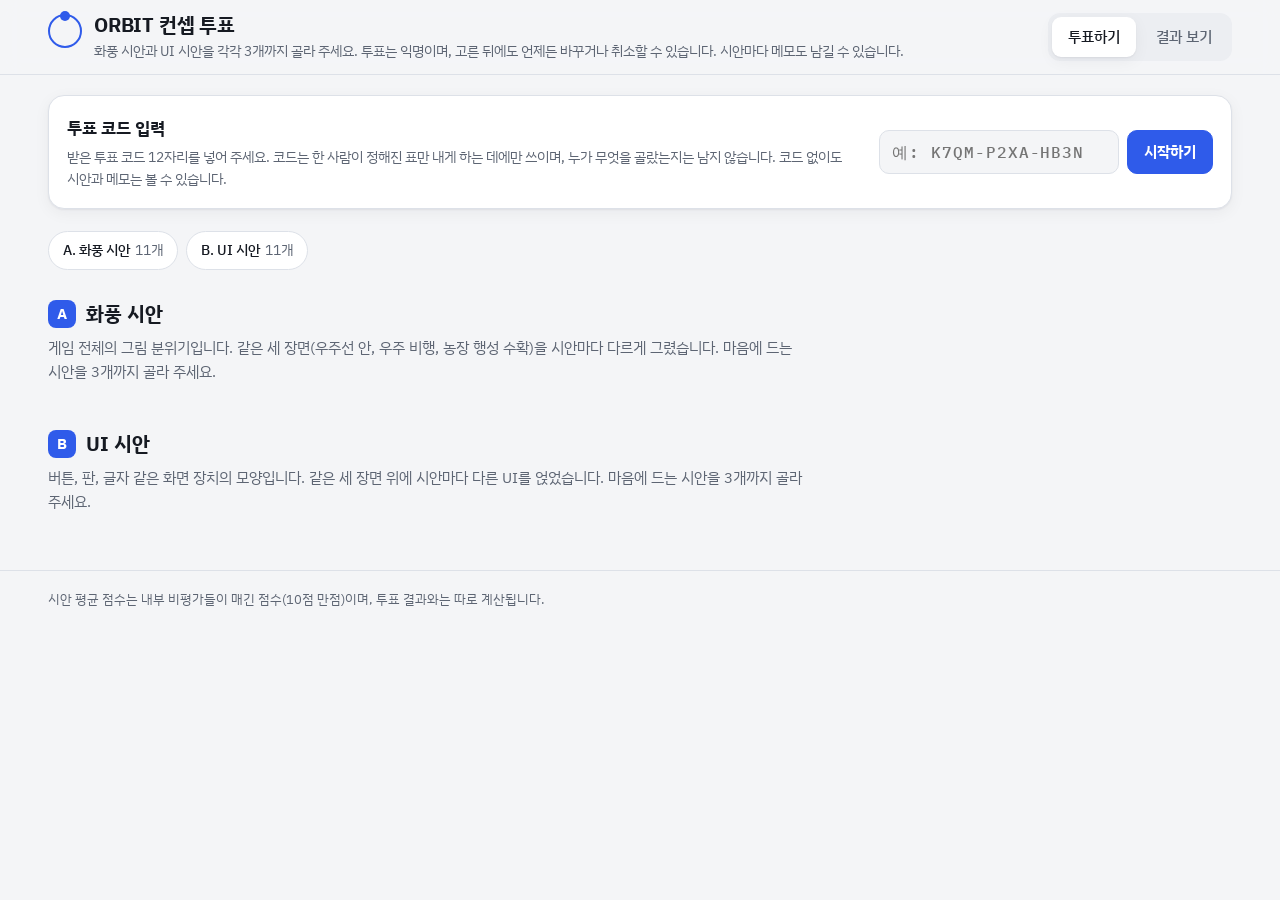
<file: src.html>
<!doctype html>
<html lang="ko">
<head>
<meta charset="utf-8">
<meta name="viewport" content="width=device-width, initial-scale=1, viewport-fit=cover">
<meta name="color-scheme" content="light dark">
<title>ORBIT 컨셉 투표</title>
<meta name="description" content="ORBIT 화풍 시안 11개와 UI 시안 11개 중 마음에 드는 것을 3개씩 골라 주세요.">
<link rel="preconnect" href="https://fonts.googleapis.com">
<link rel="preconnect" href="https://fonts.gstatic.com" crossorigin>
<link rel="stylesheet" href="https://fonts.googleapis.com/css2?family=IBM+Plex+Sans+KR:wght@400;500;700&family=IBM+Plex+Mono:wght@500&display=swap">
<link rel="stylesheet" href="style.css">
</head>
<body>
<header class="top">
  <div class="wrap top-in">
    <div class="brand">
      <span class="mark" aria-hidden="true"></span>
      <div>
        <h1>ORBIT 컨셉 투표</h1>
        <p class="lead">화풍 시안과 UI 시안을 각각 3개까지 골라 주세요. 투표는 익명이며, 고른 뒤에도 언제든 바꾸거나 취소할 수 있습니다. 시안마다 메모도 남길 수 있습니다.</p>
      </div>
    </div>
    <nav class="tabs" role="tablist">
      <button id="tab-vote" role="tab" aria-selected="true">투표하기</button>
      <button id="tab-result" role="tab" aria-selected="false">결과 보기</button>
    </nav>
  </div>
</header>

<div class="wrap"><div id="status" class="notice" role="status" hidden></div></div>

<main id="view-vote">
  <div class="wrap">
    <section class="gate" id="gate">
      <div>
        <h2>투표 코드 입력</h2>
        <p>받은 투표 코드 12자리를 넣어 주세요. 코드는 한 사람이 정해진 표만 내게 하는 데에만 쓰이며, 누가 무엇을 골랐는지는 남지 않습니다. 코드 없이도 시안과 메모는 볼 수 있습니다.</p>
      </div>
      <form id="code-form">
        <input id="code-input" autocomplete="off" autocapitalize="characters" spellcheck="false" placeholder="예: K7QM-P2XA-HB3N" maxlength="18" aria-label="투표 코드">
        <button class="btn" id="code-go" type="submit">시작하기</button>
      </form>
      <div class="err" id="code-err" hidden></div>
    </section>

    <section class="me" id="me" hidden>
      <div class="me-code">투표 코드 <code id="who-code"></code><button class="linkbtn" id="switch-code" type="button">다른 코드로 바꾸기</button></div>
      <div class="me-picks">
        <div class="pick"><span>화풍 <em id="pick-a-n">0 / 3</em></span><b id="pick-a">아직 고르지 않음</b></div>
        <div class="pick"><span>UI <em id="pick-b-n">0 / 3</em></span><b id="pick-b">아직 고르지 않음</b></div>
      </div>
      <p class="hint">구역마다 서로 다른 시안을 3개까지 고를 수 있고, 한 시안이 한 표입니다. <b>이 시안 고르기</b>를 누르면 바로 저장되고, <b>선택 취소하기</b>를 누르면 그 표가 빠집니다.</p>
    </section>

    <nav class="jump" aria-label="투표 구역">
      <a href="#sec-art">A. 화풍 시안 <span>11개</span></a>
      <a href="#sec-ui">B. UI 시안 <span>11개</span></a>
    </nav>

    <section class="ballot" id="sec-art">
      <div class="sec-head">
        <h2><span class="tag">A</span>화풍 시안</h2>
        <p>게임 전체의 그림 분위기입니다. 같은 세 장면(우주선 안, 우주 비행, 농장 행성 수확)을 시안마다 다르게 그렸습니다. 마음에 드는 시안을 3개까지 골라 주세요.</p>
      </div>
      <div class="grid" id="grid-art"></div>
    </section>

    <section class="ballot" id="sec-ui">
      <div class="sec-head">
        <h2><span class="tag">B</span>UI 시안</h2>
        <p>버튼, 판, 글자 같은 화면 장치의 모양입니다. 같은 세 장면 위에 시안마다 다른 UI를 얹었습니다. 마음에 드는 시안을 3개까지 골라 주세요.</p>
      </div>
      <div class="grid" id="grid-ui"></div>
    </section>
  </div>
</main>

<main id="view-result" hidden>
  <div class="wrap">
    <div class="res-top">
      <div class="stat"><b id="st-voters">0</b><span>투표한 코드</span></div>
      <div class="stat"><b id="st-a">0</b><span>화풍 표</span></div>
      <div class="stat"><b id="st-b">0</b><span>UI 표</span></div>
      <div class="stat"><b id="st-memos">0</b><span>메모</span></div>
      <button class="btn ghost" id="refresh" type="button">새로고침</button>
    </div>
    <p class="res-note">코드 하나가 구역마다 시안을 3개까지 고를 수 있어, 표 수는 투표한 코드 수보다 많을 수 있습니다.</p>
    <section class="res-sec">
      <h2><span class="tag">A</span>화풍 시안</h2>
      <ol class="ranks" id="ranks-art"></ol>
    </section>
    <section class="res-sec">
      <h2><span class="tag">B</span>UI 시안</h2>
      <ol class="ranks" id="ranks-ui"></ol>
    </section>
  </div>
</main>

<footer class="foot"><div class="wrap">시안 평균 점수는 내부 비평가들이 매긴 점수(10점 만점)이며, 투표 결과와는 따로 계산됩니다.</div></footer>

<dialog id="dlg" aria-label="크게 보기">
  <img id="dlg-img" alt="">
  <div class="dlg-bar"><span id="dlg-cap"></span><button class="btn ghost" id="dlg-close" type="button">닫기</button></div>
</dialog>

<script>
const OPTIONS = __OPTIONS__;
const SECTIONS = [
  { key: "a", list: OPTIONS.art, grid: "grid-art", ranks: "ranks-art", label: "화풍" },
  { key: "b", list: OPTIONS.ui, grid: "grid-ui", ranks: "ranks-ui", label: "UI" },
];
const SCENES = [["planet", "농장 행성 수확"], ["interior", "우주선 안"], ["exterior", "우주 비행"]];
const $ = (id) => document.getElementById(id);
const store = {
  get(k) { try { return localStorage.getItem(k); } catch (e) { return null; } },
  set(k, v) { try { localStorage.setItem(k, v); } catch (e) {} },
  del(k) { try { localStorage.removeItem(k); } catch (e) {} },
};
const CODE_KEY = "orbit-vote:code";
const MAX = 3;

// ── Firestore REST ──
// 보안 규칙은 game-projects/gardener-replaced/firestore.rules의 ORBIT 부분에 있다.
const PROJECT = "autofarm-station";
const API_KEY = "AIzaSyBRFowkjGME7XMab-YWqwMb6eT0QYLz730";
const DOC_ROOT = `projects/${PROJECT}/databases/(default)/documents`;
const API = "https://firestore.googleapis.com/v1/";

function enc(v) {
  if (typeof v === "string") return { stringValue: v };
  if (typeof v === "number") return { integerValue: String(v) };
  if (Array.isArray(v)) return { arrayValue: { values: v.map(enc) } };
  return { nullValue: null };
}
function encFields(o) { const f = {}; for (const k in o) f[k] = enc(o[k]); return f; }
function dec(v) {
  if ("stringValue" in v) return v.stringValue;
  if ("integerValue" in v) return Number(v.integerValue);
  if ("timestampValue" in v) return v.timestampValue;
  if ("arrayValue" in v) return (v.arrayValue.values || []).map(dec);
  return null;
}
function decFields(f) { const o = {}; for (const k in f) o[k] = dec(f[k]); return o; }

async function getDoc(path) {
  const r = await fetch(`${API}${DOC_ROOT}/${path}?key=${API_KEY}`);
  if (r.status === 404 || r.status === 403) return null;
  if (!r.ok) throw new Error("http " + r.status);
  const j = await r.json();
  return decFields(j.fields || {});
}
async function listColl(coll) {
  const out = [];
  let token = "";
  for (let i = 0; i < 20; i++) {
    const r = await fetch(`${API}${DOC_ROOT}/${coll}?pageSize=300&key=${API_KEY}${token ? "&pageToken=" + encodeURIComponent(token) : ""}`);
    if (!r.ok) throw new Error("http " + r.status);
    const j = await r.json();
    (j.documents || []).forEach((d) => out.push({ id: d.name.split("/").pop(), ...decFields(d.fields || {}) }));
    if (!j.nextPageToken) break;
    token = j.nextPageToken;
  }
  return out;
}
async function commit(writes) {
  const r = await fetch(`${API}${DOC_ROOT}:commit?key=${API_KEY}`, {
    method: "POST", headers: { "Content-Type": "application/json" }, body: JSON.stringify({ writes }),
  });
  if (!r.ok) { const e = new Error("http " + r.status); e.status = r.status; throw e; }
}
const docName = (path) => `${DOC_ROOT}/${path}`;
// 코드가 유효하면 규칙이 읽기를 허용해 404(문서 없음)가, 무효하면 403이 온다.
async function checkCode(hh) {
  const r = await fetch(`${API}${DOC_ROOT}/orbitCodes/${hh}?key=${API_KEY}`);
  if (r.status === 404 || r.ok) return true;
  if (r.status === 403) return false;
  throw new Error("http " + r.status);
}

// ── 투표 코드 ──
function normCode(s) { return String(s || "").toUpperCase().replace(/[^A-Z0-9]/g, ""); }
function showCode(c) { return c.length === 12 ? [c.slice(0, 4), c.slice(4, 8), c.slice(8)].join("-") : c; }
async function sha(prefix, c) {
  const buf = await crypto.subtle.digest("SHA-256", new TextEncoder().encode(prefix + c));
  return [...new Uint8Array(buf)].map((b) => b.toString(16).padStart(2, "0")).join("");
}
const hashCode = (c) => sha("orbit-vote:v1:", c);
// 메모 주인 표시는 투표 문서 id와 다른 해시를 써서 메모와 투표를 서로 잇지 못하게 한다.
const memoHash = (c) => sha("orbit-memo:v1:", c);
function newNonce() { const a = new Uint8Array(16); crypto.getRandomValues(a); return [...a].map((b) => b.toString(16).padStart(2, "0")).join(""); }

// ── 상태 ──
let code = null, h = null, m = null, picks = { a: [], b: [] }, ballots = null, memos = null, busy = false;
const openMemo = new Set();
let editing = null; // 고치는 중인 메모 id
function showStatus(text, warn) { const el = $("status"); el.textContent = text || ""; el.className = "notice" + (warn ? " warn" : ""); el.hidden = !text; }
const findOpt = (sec, id) => sec.list.find((o) => o.id === id);

// ── 시안 카드 ──
function buildGrids() {
  SECTIONS.forEach((sec) => {
    const grid = $(sec.grid);
    grid.textContent = "";
    sec.list.forEach((o, i) => {
      const card = document.createElement("article");
      card.className = "card"; card.id = "card-" + o.id;
      card.innerHTML = `
        <div class="shots">
          <button type="button" class="shot main"><img loading="lazy" alt=""><span class="cap"></span></button>
          <button type="button" class="shot"><img loading="lazy" alt=""><span class="cap"></span></button>
          <button type="button" class="shot"><img loading="lazy" alt=""><span class="cap"></span></button>
        </div>
        <div class="body">
          <div class="title-row"><span class="no"></span><h3 class="title"></h3><span class="mine" hidden>내 선택</span></div>
          <p class="desc"></p>
          <div class="foot-row">
            <span class="score"></span>
            <button type="button" class="btn pickbtn"></button>
          </div>
          <details class="memos">
            <summary>메모 <b class="memo-n">0</b>개</summary>
            <ol class="memo-list"></ol>
            <form class="memo-form">
              <p class="memo-lock">메모를 남기려면 위에서 투표 코드를 넣어 주세요.</p>
              <div class="memo-fields">
                <input class="memo-name" maxlength="20" placeholder="이름 (선택, 20자까지)" aria-label="표시할 이름">
                <textarea class="memo-text" maxlength="300" rows="3" placeholder="이 시안에 대한 생각을 남겨 주세요 (300자까지)" aria-label="메모 내용"></textarea>
                <div class="memo-actions"><span class="memo-count">0 / 300</span><button type="button" class="btn ghost memo-cancel" hidden>고치기 취소</button><button type="submit" class="btn memo-save">메모 남기기</button></div>
              </div>
            </form>
          </details>
        </div>`;
      card.querySelectorAll(".shot").forEach((b, k) => {
        const [scene, cap] = SCENES[k];
        const img = b.querySelector("img");
        img.src = `img/${o.id}-${scene}.jpg`;
        img.alt = `${o.name} ${cap} 장면`;
        b.querySelector(".cap").textContent = cap;
        b.addEventListener("click", () => openShot(img.src, `${o.name} · ${cap}`));
      });
      card.querySelector(".no").textContent = sec.key.toUpperCase() + String(i + 1).padStart(2, "0");
      card.querySelector(".title").textContent = o.name;
      card.querySelector(".desc").textContent = o.desc;
      card.querySelector(".score").textContent = "내부 평가 평균 " + o.avg.toFixed(1);
      card.querySelector(".pickbtn").addEventListener("click", () => {
        if (!code) { $("code-input").focus(); $("gate").scrollIntoView({ behavior: "smooth", block: "center" }); return; }
        const cur = picks[sec.key];
        const on = cur.includes(o.id);
        if (!on && cur.length >= MAX) { showStatus(`${sec.label}에서는 3개까지 고를 수 있습니다. 다른 시안을 먼저 취소해 주세요.`, true); return; }
        const next = { a: picks.a.slice(), b: picks.b.slice() };
        next[sec.key] = on ? cur.filter((x) => x !== o.id) : cur.concat(o.id);
        save(next, sec, o, !on);
      });
      const det = card.querySelector(".memos");
      det.addEventListener("toggle", () => { if (det.open) openMemo.add(o.id); else openMemo.delete(o.id); });
      const ta = card.querySelector(".memo-text");
      ta.addEventListener("input", () => { card.querySelector(".memo-count").textContent = ta.value.length + " / 300"; });
      card.querySelector(".memo-form").addEventListener("submit", (ev) => { ev.preventDefault(); saveMemo(o, card); });
      card.querySelector(".memo-cancel").addEventListener("click", () => { editing = null; resetMemoForm(card); paintMemos(); });
      grid.appendChild(card);
    });
  });
}

function paintCards() {
  SECTIONS.forEach((sec) => {
    sec.list.forEach((o) => {
      const card = $("card-" + o.id);
      const mine = picks[sec.key].includes(o.id);
      card.classList.toggle("on", mine);
      card.querySelector(".mine").hidden = !mine;
      const b = card.querySelector(".pickbtn");
      b.disabled = busy;
      b.classList.toggle("ghost", mine);
      b.textContent = !code ? "코드를 넣고 고르기" : mine ? "선택 취소하기" : "이 시안 고르기";
      card.classList.toggle("full", !!code && !mine && picks[sec.key].length >= MAX);
      b.setAttribute("aria-pressed", mine ? "true" : "false");
    });
  });
}

function render() {
  $("gate").hidden = !!code;
  $("me").hidden = !code;
  if (code) $("who-code").textContent = showCode(code);
  SECTIONS.forEach((sec) => {
    const names = picks[sec.key].map((id) => findOpt(sec, id)).filter(Boolean).map((o) => o.name);
    const el = $("pick-" + sec.key);
    el.textContent = names.length ? names.join(", ") : "아직 고르지 않음";
    el.classList.toggle("none", !names.length);
    $("pick-" + sec.key + "-n").textContent = names.length + " / " + MAX;
  });
  paintCards();
  paintMemos();
}

// ── 저장 ──
// 열쇠의 nonce를 바꾸고 같은 nonce로 투표를 쓴다. 둘 다 비면 투표 문서를 지운다.
async function save(next, sec, o, added) {
  if (busy) return;
  busy = true; paintCards();
  const nonce = newNonce();
  const writes = [{ update: { name: docName("orbitKeys/" + h), fields: encFields({ code, nonce }) } }];
  if (!next.a.length && !next.b.length) writes.push({ delete: docName("orbitBallots/" + h) });
  else writes.push({
    update: { name: docName("orbitBallots/" + h), fields: encFields({ v: 2, a: next.a, b: next.b, nonce }) },
    updateTransforms: [{ fieldPath: "at", setToServerValue: "REQUEST_TIME" }],
  });
  try {
    await commit(writes);
    picks = next;
    ballots = null;
    const left = MAX - next[sec.key].length;
    showStatus(added
      ? `${sec.label}에서 '${o.name}' 시안을 골랐습니다. ` + (left ? `${left}개를 더 고를 수 있습니다.` : "3개를 모두 골랐습니다.")
      : `${sec.label}에서 '${o.name}' 시안 선택을 취소했습니다.`, false);
  } catch (e) {
    showStatus(e.status >= 400 && e.status < 500
      ? "저장하지 못했습니다. 코드를 다시 확인해 주세요."
      : "저장하지 못했습니다. 인터넷 연결을 확인하고 다시 눌러 주세요.", true);
    await loadMine(true);
  } finally { busy = false; render(); }
}

// ── 코드 확인 ──
async function loadMine(quiet) {
  try {
    const b = await getDoc("orbitBallots/" + h);
    const arr = (x) => (Array.isArray(x) ? x : []);
    picks = { a: arr(b && b.a), b: arr(b && b.b) };
  } catch (e) { if (!quiet) throw e; }
}
async function useCode(raw, quiet) {
  const c = normCode(raw);
  const err = $("code-err");
  err.hidden = true;
  if (c.length !== 12) { if (!quiet) { err.textContent = "코드는 영문과 숫자 12자리입니다."; err.hidden = false; } return; }
  $("code-go").disabled = true;
  try {
    const hh = await hashCode(c);
    if (!(await checkCode(hh))) {
      if (!quiet) { err.textContent = "등록되지 않은 코드입니다. 받은 코드를 다시 확인해 주세요."; err.hidden = false; }
      else store.del(CODE_KEY);
      return;
    }
    code = c; h = hh; m = await memoHash(c); store.set(CODE_KEY, c);
    await loadMine(false);
    showStatus("", false);
    render();
  } catch (e) {
    code = null; h = null; m = null;
    err.textContent = "서버에 연결하지 못했습니다. 잠시 후 다시 시도해 주세요."; err.hidden = false;
  } finally { $("code-go").disabled = false; }
}
$("code-form").addEventListener("submit", (ev) => { ev.preventDefault(); useCode($("code-input").value, false); });
$("switch-code").addEventListener("click", () => {
  code = null; h = null; m = null; picks = { a: [], b: [] }; editing = null;
  store.del(CODE_KEY); $("code-input").value = ""; showStatus("", false);
  render(); $("code-input").focus();
});

// ── 메모 ──
async function loadMemos() {
  try { memos = await listColl("orbitMemos"); }
  catch (e) { memos = null; }
  paintMemos();
}
const fmtTime = (t) => {
  const d = new Date(t); if (isNaN(d)) return "";
  return `${d.getMonth() + 1}월 ${d.getDate()}일 ${String(d.getHours()).padStart(2, "0")}:${String(d.getMinutes()).padStart(2, "0")}`;
};
function resetMemoForm(card) {
  card.querySelector(".memo-text").value = "";
  card.querySelector(".memo-count").textContent = "0 / 300";
  card.querySelector(".memo-save").textContent = "메모 남기기";
  card.querySelector(".memo-cancel").hidden = true;
}
function paintMemos() {
  SECTIONS.forEach((sec) => sec.list.forEach((o) => {
    const card = $("card-" + o.id);
    const det = card.querySelector(".memos");
    det.open = openMemo.has(o.id);
    const mine = (memos || []).filter((x) => x.c === o.id && typeof x.t === "string")
      .sort((x, y) => String(y.at || "").localeCompare(String(x.at || "")));
    card.querySelector(".memo-n").textContent = memos ? mine.length : "-";
    const list = card.querySelector(".memo-list");
    list.textContent = "";
    if (!memos) { const li = document.createElement("li"); li.className = "memo-empty"; li.textContent = "메모를 불러오지 못했습니다. 페이지를 새로고침해 주세요."; list.appendChild(li); }
    else if (!mine.length) { const li = document.createElement("li"); li.className = "memo-empty"; li.textContent = "아직 메모가 없습니다."; list.appendChild(li); }
    mine.forEach((x) => {
      const li = document.createElement("li");
      li.className = "memo";
      const head = document.createElement("div"); head.className = "memo-head";
      const who = document.createElement("b"); who.textContent = (x.n || "").trim() || "이름 없음";
      const when = document.createElement("span"); when.textContent = fmtTime(x.at);
      head.append(who, when);
      const own = !!m && x.o === m;
      if (own) {
        const tag = document.createElement("em"); tag.textContent = "내 메모"; head.appendChild(tag);
        const ed = document.createElement("button"); ed.type = "button"; ed.className = "linkbtn"; ed.textContent = "고치기";
        ed.addEventListener("click", () => {
          editing = x.id;
          card.querySelector(".memo-name").value = x.n || "";
          const ta = card.querySelector(".memo-text"); ta.value = x.t;
          card.querySelector(".memo-count").textContent = ta.value.length + " / 300";
          card.querySelector(".memo-save").textContent = "고친 내용 저장";
          card.querySelector(".memo-cancel").hidden = false;
          ta.focus();
        });
        const del = document.createElement("button"); del.type = "button"; del.className = "linkbtn danger"; del.textContent = "지우기";
        del.addEventListener("click", () => deleteMemo(x, del));
        head.append(ed, del);
      }
      const body = document.createElement("p"); body.textContent = x.t;
      li.append(head, body);
      list.appendChild(li);
    });
    card.querySelector(".memo-lock").hidden = !!code;
    card.querySelector(".memo-fields").hidden = !code;
    card.querySelectorAll(".memo-save, .memo-cancel").forEach((b) => { b.disabled = busy; });
  }));
  if (memos) $("st-memos").textContent = memos.length;
}
async function saveMemo(o, card) {
  if (busy || !code) return;
  const t = card.querySelector(".memo-text").value.trim();
  const n = card.querySelector(".memo-name").value.trim().slice(0, 20);
  if (!t) { showStatus("메모 내용을 적어 주세요.", true); return; }
  if (t.length > 300) { showStatus("메모는 300자까지 쓸 수 있습니다.", true); return; }
  const editId = editing && (memos || []).some((x) => x.id === editing && x.c === o.id) ? editing : null;
  const id = editId || newNonce().slice(0, 20);
  busy = true; paintCards(); paintMemos();
  const nonce = newNonce();
  try {
    await commit([
      { update: { name: docName("orbitMemoKeys/" + m), fields: encFields({ code, nonce }) } },
      {
        update: { name: docName("orbitMemos/" + id), fields: encFields({ c: o.id, t, n, o: m, nonce }) },
        updateTransforms: [{ fieldPath: "at", setToServerValue: "REQUEST_TIME" }],
      },
    ]);
    editing = null;
    resetMemoForm(card);
    showStatus(editId ? `'${o.name}' 시안의 메모를 고쳤습니다.` : `'${o.name}' 시안에 메모를 남겼습니다.`, false);
  } catch (e) {
    showStatus("메모를 저장하지 못했습니다. 잠시 후 다시 시도해 주세요.", true);
  } finally { busy = false; openMemo.add(o.id); await loadMemos(); paintCards(); }
}
async function deleteMemo(x, btn) {
  if (busy || !code) return;
  if (btn.dataset.armed !== "1") { btn.dataset.armed = "1"; btn.textContent = "한 번 더 누르면 지웁니다"; return; }
  busy = true; paintCards();
  try {
    await commit([
      { update: { name: docName("orbitMemoKeys/" + m), fields: encFields({ code, nonce: newNonce() }) } },
      { delete: docName("orbitMemos/" + x.id) },
    ]);
    if (editing === x.id) editing = null;
    showStatus("메모를 지웠습니다.", false);
  } catch (e) {
    showStatus("메모를 지우지 못했습니다. 잠시 후 다시 시도해 주세요.", true);
  } finally { busy = false; await loadMemos(); paintCards(); }
}

// ── 크게 보기 ──
function openShot(src, cap) {
  const d = $("dlg");
  $("dlg-img").src = src; $("dlg-img").alt = cap; $("dlg-cap").textContent = cap;
  if (d.showModal) d.showModal(); else window.open(src, "_blank");
}
$("dlg-close").addEventListener("click", () => $("dlg").close());
$("dlg").addEventListener("click", (ev) => { if (ev.target === $("dlg") || ev.target === $("dlg-img")) $("dlg").close(); });

// ── 탭 ──
function setTab(which) {
  $("tab-vote").setAttribute("aria-selected", which === "vote");
  $("tab-result").setAttribute("aria-selected", which === "result");
  $("view-vote").hidden = which !== "vote";
  $("view-result").hidden = which !== "result";
  if (which === "result" && location.hash !== "#results") history.replaceState(null, "", "#results");
  if (which === "vote" && location.hash === "#results") history.replaceState(null, "", location.pathname + location.search);
  paintResults();
}
$("tab-vote").addEventListener("click", () => setTab("vote"));
$("tab-result").addEventListener("click", () => setTab("result"));
$("refresh").addEventListener("click", () => { ballots = null; loadMemos(); paintResults(); });
window.addEventListener("hashchange", () => { if (location.hash === "#results") setTab("result"); });

// ── 결과 ──
let loading = false;
async function paintResults() {
  if ($("view-result").hidden) return;
  if (ballots === null) {
    if (loading) return;
    loading = true; $("refresh").disabled = true;
    SECTIONS.forEach((sec) => { $(sec.ranks).innerHTML = '<p class="empty">결과를 불러오는 중입니다.</p>'; });
    try { ballots = await listColl("orbitBallots"); }
    catch (e) { SECTIONS.forEach((sec) => { $(sec.ranks).innerHTML = '<p class="empty">결과를 불러오지 못했습니다. 새로고침을 눌러 주세요.</p>'; }); return; }
    finally { loading = false; $("refresh").disabled = false; }
  }
  $("st-voters").textContent = ballots.length;
  SECTIONS.forEach((sec) => {
    const count = {};
    sec.list.forEach((o) => { count[o.id] = 0; });
    let total = 0;
    ballots.forEach((b) => {
      const v = b && b[sec.key];
      if (!Array.isArray(v)) return;
      [...new Set(v)].slice(0, MAX).forEach((id) => { if (id in count) { count[id]++; total++; } });
    });
    $("st-" + sec.key).textContent = total;
    const rows = sec.list.map((o, i) => ({ o, i, n: count[o.id] })).sort((x, y) => y.n - x.n || x.i - y.i);
    const max = Math.max(1, ...rows.map((r) => r.n));
    const list = $(sec.ranks);
    list.textContent = "";
    if (!total) { const p = document.createElement("p"); p.className = "empty"; p.textContent = "아직 들어온 표가 없습니다. 첫 표가 들어오면 여기에 순위가 나타납니다."; list.appendChild(p); }
    let prev = null, rank = 0;
    rows.forEach((r, i) => {
      if (r.n !== prev) { rank = i + 1; prev = r.n; }
      const li = document.createElement("li");
      li.className = "rank" + (total && r.n === rows[0].n && r.n > 0 ? " top" : "");
      li.innerHTML = `<span class="rank-no"></span><img class="rank-thumb" alt="" loading="lazy"><div class="rank-info"><div class="rank-name"><b></b><span class="mine" hidden>내 선택</span></div><div class="track"><i></i></div></div><div class="rank-n"><b></b><span></span></div>`;
      li.querySelector(".rank-no").textContent = total && r.n ? rank : "-";
      li.querySelector(".rank-thumb").src = `img/${r.o.id}-planet.jpg`;
      li.querySelector(".rank-name b").textContent = r.o.name;
      li.querySelector(".mine").hidden = !picks[sec.key].includes(r.o.id);
      li.querySelector(".track i").style.width = (r.n / max * 100) + "%";
      li.querySelector(".rank-n b").textContent = r.n + "표";
      li.querySelector(".rank-n span").textContent = ballots.length ? "코드의 " + Math.round(r.n / ballots.length * 100) + "%" : "-";
      list.appendChild(li);
    });
  });
}

// ── 시작 ──
buildGrids();
render();
loadMemos();
if (location.hash === "#results") setTab("result");
const saved = store.get(CODE_KEY);
if (saved) useCode(saved, true);
</script>
</body>
</html>
</file>
<file: style.css>
/* ORBIT 컨셉 투표 */
:root {
  --bg: #f4f5f7;
  --surface: #ffffff;
  --surface-2: #eceef2;
  --ink: #161a22;
  --muted: #5d6573;
  --line: #dde1e8;
  --accent: #2f5bea;
  --accent-ink: #ffffff;
  --accent-soft: #e5ebff;
  --warn: #b4361f;
  --warn-soft: #fdebe7;
  --ok-soft: #e6f4ec;
  --ok-ink: #1d6b42;
  --shadow: 0 1px 2px rgba(20, 24, 34, .06), 0 4px 16px rgba(20, 24, 34, .05);
  color-scheme: light;
}
@media (prefers-color-scheme: dark) {
  :root:not([data-theme="light"]) {
    --bg: #0f1218;
    --surface: #171b23;
    --surface-2: #20252f;
    --ink: #e9ecf2;
    --muted: #99a2b2;
    --line: #2a303b;
    --accent: #7c9cff;
    --accent-ink: #0d1430;
    --accent-soft: #1d2647;
    --warn: #ff8e78;
    --warn-soft: #3a1d18;
    --ok-soft: #15301f;
    --ok-ink: #8fdcae;
    --shadow: 0 1px 2px rgba(0, 0, 0, .3), 0 6px 20px rgba(0, 0, 0, .25);
    color-scheme: dark;
  }
}
:root[data-theme="dark"] {
  --bg: #0f1218;
  --surface: #171b23;
  --surface-2: #20252f;
  --ink: #e9ecf2;
  --muted: #99a2b2;
  --line: #2a303b;
  --accent: #7c9cff;
  --accent-ink: #0d1430;
  --accent-soft: #1d2647;
  --warn: #ff8e78;
  --warn-soft: #3a1d18;
  --ok-soft: #15301f;
  --ok-ink: #8fdcae;
  --shadow: 0 1px 2px rgba(0, 0, 0, .3), 0 6px 20px rgba(0, 0, 0, .25);
  color-scheme: dark;
}

* { box-sizing: border-box; }
html { -webkit-text-size-adjust: 100%; scroll-behavior: smooth; scroll-padding-top: 88px; }
body {
  margin: 0; background: var(--bg); color: var(--ink);
  font: 15px/1.6 "IBM Plex Sans KR", system-ui, -apple-system, "Apple SD Gothic Neo", sans-serif;
  word-break: keep-all; overflow-wrap: anywhere;
}
img { display: block; max-width: 100%; }
button { font: inherit; color: inherit; }
[hidden] { display: none !important; }
.wrap { max-width: 1240px; margin: 0 auto; padding: 0 16px; }
@media (min-width: 720px) { .wrap { padding: 0 28px; } }

/* 머리 */
.top { position: sticky; top: 0; z-index: 10; background: color-mix(in srgb, var(--bg) 88%, transparent); backdrop-filter: blur(10px); -webkit-backdrop-filter: blur(10px); border-bottom: 1px solid var(--line); }
.top-in { display: flex; align-items: center; gap: 16px; padding-top: 12px; padding-bottom: 12px; flex-wrap: wrap; }
.brand { display: flex; gap: 12px; align-items: flex-start; flex: 1 1 420px; min-width: 0; }
.mark { flex: none; width: 34px; height: 34px; margin-top: 2px; border-radius: 50%; border: 2px solid var(--accent); position: relative; }
.mark::after { content: ""; position: absolute; width: 10px; height: 10px; border-radius: 50%; background: var(--accent); top: -5px; left: 50%; margin-left: -5px; }
h1 { margin: 0; font-size: 20px; line-height: 1.3; letter-spacing: -.01em; }
.lead { margin: 2px 0 0; color: var(--muted); font-size: 14px; }
.tabs { display: flex; gap: 4px; background: var(--surface-2); padding: 4px; border-radius: 12px; }
.tabs button { border: 0; background: transparent; padding: 8px 16px; border-radius: 9px; cursor: pointer; font-weight: 500; color: var(--muted); white-space: nowrap; }
.tabs button[aria-selected="true"] { background: var(--surface); color: var(--ink); box-shadow: var(--shadow); }
@media (max-width: 600px) {
  .lead { display: none; }
  .top { position: static; }
  .tabs { width: 100%; }
  .tabs button { flex: 1; }
}

.notice { margin: 16px 0 0; padding: 12px 14px; border-radius: 10px; background: var(--ok-soft); color: var(--ok-ink); font-weight: 500; }
.notice.warn { background: var(--warn-soft); color: var(--warn); }

/* 버튼 */
.btn { border: 1px solid var(--accent); background: var(--accent); color: var(--accent-ink); padding: 9px 16px; border-radius: 10px; font-weight: 700; cursor: pointer; white-space: nowrap; }
.btn:hover:not(:disabled) { filter: brightness(1.06); }
.btn:disabled { opacity: .55; cursor: default; }
.btn.ghost { background: transparent; color: var(--accent); }
.linkbtn { border: 0; background: none; color: var(--accent); cursor: pointer; padding: 0; margin-left: 10px; text-decoration: underline; text-underline-offset: 3px; font-size: 14px; }
:focus-visible { outline: 3px solid color-mix(in srgb, var(--accent) 55%, transparent); outline-offset: 2px; }

/* 코드 입력 */
.gate, .me { margin-top: 20px; background: var(--surface); border: 1px solid var(--line); border-radius: 16px; padding: 18px; box-shadow: var(--shadow); }
.gate { display: grid; gap: 14px; }
@media (min-width: 860px) { .gate { grid-template-columns: 1fr auto; align-items: center; } }
.gate h2 { margin: 0 0 4px; font-size: 17px; }
.gate p { margin: 0; color: var(--muted); font-size: 14px; }
#code-form { display: flex; gap: 8px; }
#code-input { flex: 1; min-width: 0; width: 240px; padding: 10px 12px; border-radius: 10px; border: 1px solid var(--line); background: var(--bg); color: var(--ink); font: 500 16px "IBM Plex Mono", ui-monospace, monospace; letter-spacing: .06em; text-transform: uppercase; }
#code-input:focus { outline: none; border-color: var(--accent); }
.err { color: var(--warn); font-size: 14px; font-weight: 500; }
@media (min-width: 860px) { .err { grid-column: 1 / -1; } }

.me { display: grid; gap: 12px; }
.me-code { font-size: 14px; color: var(--muted); }
.me-code code { font: 500 14px "IBM Plex Mono", ui-monospace, monospace; color: var(--ink); margin-left: 4px; }
.me-picks { display: grid; grid-template-columns: 1fr 1fr; gap: 10px; }
.pick { background: var(--surface-2); border-radius: 12px; padding: 10px 14px; display: flex; flex-direction: column; min-width: 0; }
.pick span { font-size: 13px; color: var(--muted); }
.pick b { font-size: 16px; }
.pick b.none { color: var(--muted); font-weight: 500; }
.hint { margin: 0; font-size: 14px; color: var(--muted); }

/* 구역 */
.jump { display: flex; gap: 8px; margin: 22px 0 0; flex-wrap: wrap; }
.jump a { text-decoration: none; color: var(--ink); background: var(--surface); border: 1px solid var(--line); padding: 7px 14px; border-radius: 999px; font-weight: 500; font-size: 14px; }
.jump a span { color: var(--muted); font-weight: 400; margin-left: 2px; }
.ballot { margin-top: 28px; }
.sec-head h2, .res-sec h2 { display: flex; align-items: center; gap: 10px; margin: 0; font-size: 20px; }
.tag { display: inline-grid; place-items: center; width: 28px; height: 28px; border-radius: 8px; background: var(--accent); color: var(--accent-ink); font-size: 15px; font-weight: 700; }
.sec-head p { margin: 6px 0 0; color: var(--muted); max-width: 760px; }

.grid { display: grid; gap: 18px; align-items: start; margin-top: 16px; grid-template-columns: repeat(auto-fill, minmax(min(100%, 360px), 1fr)); }
.card { background: var(--surface); border: 1px solid var(--line); border-radius: 16px; overflow: hidden; box-shadow: var(--shadow); display: flex; flex-direction: column; transition: border-color .15s, box-shadow .15s; }
.card.on { border-color: var(--accent); box-shadow: 0 0 0 2px var(--accent), var(--shadow); }
.shots { display: grid; grid-template-columns: 1fr 1fr; gap: 2px; background: var(--line); }
.shot { position: relative; border: 0; padding: 0; margin: 0; cursor: zoom-in; background: var(--surface-2); aspect-ratio: 16 / 9; overflow: hidden; }
.shot.main { grid-column: 1 / -1; }
.shot img { width: 100%; height: 100%; object-fit: cover; }
.cap { position: absolute; left: 8px; bottom: 8px; background: rgba(10, 12, 18, .72); color: #fff; font-size: 12px; padding: 2px 8px; border-radius: 6px; }
.body { padding: 14px 16px 16px; display: flex; flex-direction: column; gap: 8px; flex: 1; }
.title-row { display: flex; align-items: center; gap: 8px; }
.no { font: 500 12px "IBM Plex Mono", ui-monospace, monospace; color: var(--muted); background: var(--surface-2); padding: 1px 6px; border-radius: 5px; }
.title { margin: 0; font-size: 17px; line-height: 1.35; }
.mine { margin-left: auto; flex: none; font-size: 12px; font-weight: 700; color: var(--accent-ink); background: var(--accent); padding: 2px 8px; border-radius: 999px; }
.desc { margin: 0; color: var(--muted); font-size: 14px; flex: 1; }
.foot-row { display: flex; align-items: center; justify-content: space-between; gap: 10px; margin-top: 4px; }
.score { font-size: 13px; color: var(--muted); }
.pickbtn { min-width: 132px; }

/* 결과 */
.res-top { display: flex; gap: 10px; margin-top: 20px; align-items: stretch; flex-wrap: wrap; }
.stat { background: var(--surface); border: 1px solid var(--line); border-radius: 14px; padding: 10px 16px; display: flex; flex-direction: column; min-width: 104px; }
.stat b { font-size: 24px; line-height: 1.2; }
.stat span { font-size: 13px; color: var(--muted); }
.res-top .btn { margin-left: auto; align-self: center; }
.res-sec { margin-top: 26px; }
.ranks { list-style: none; margin: 12px 0 0; padding: 0; display: grid; gap: 8px; }
.rank { display: grid; grid-template-columns: 28px 96px 1fr auto; gap: 12px; align-items: center; background: var(--surface); border: 1px solid var(--line); border-radius: 12px; padding: 8px 14px 8px 10px; }
.rank.top { border-color: var(--accent); }
.rank-no { text-align: center; font-weight: 700; color: var(--muted); }
.rank.top .rank-no { color: var(--accent); }
.rank-thumb { width: 96px; aspect-ratio: 16 / 9; object-fit: cover; border-radius: 6px; background: var(--surface-2); }
.rank-info { min-width: 0; display: grid; gap: 6px; }
.rank-name { display: flex; align-items: center; gap: 8px; }
.rank-name .mine { margin-left: 0; }
.track { height: 8px; background: var(--surface-2); border-radius: 999px; overflow: hidden; }
.track i { display: block; height: 100%; background: var(--accent); border-radius: 999px; min-width: 0; transition: width .4s; }
.rank-n { text-align: right; display: flex; flex-direction: column; min-width: 48px; }
.rank-n b { font-size: 16px; }
.rank-n span { font-size: 12px; color: var(--muted); }
@media (max-width: 520px) {
  .rank { grid-template-columns: 22px 64px 1fr auto; gap: 8px; padding-right: 10px; }
  .rank-thumb { width: 64px; }
}
.empty { margin: 0 0 6px; color: var(--muted); font-size: 14px; }

.foot { margin: 40px 0 0; padding: 18px 0 28px; border-top: 1px solid var(--line); color: var(--muted); font-size: 13px; }

/* 크게 보기 */
dialog { border: 0; padding: 0; background: var(--surface); color: var(--ink); border-radius: 14px; max-width: min(1100px, 96vw); width: 100%; box-shadow: 0 20px 60px rgba(0, 0, 0, .4); }
dialog::backdrop { background: rgba(5, 7, 12, .78); }
dialog img { width: 100%; height: auto; max-height: 80vh; object-fit: contain; background: #000; cursor: zoom-out; }
.dlg-bar { display: flex; align-items: center; justify-content: space-between; gap: 10px; padding: 10px 14px; font-weight: 500; }

/* 3개 고르기 */
.pick span em { font-style: normal; font-weight: 700; color: var(--accent); margin-left: 4px; }
.card.full .pickbtn { opacity: .55; }
.res-note { margin: 14px 0 0; color: var(--muted); font-size: 14px; }

/* 메모 */
.memos { border-top: 1px solid var(--line); margin-top: 6px; padding-top: 10px; }
.memos summary { cursor: pointer; font-weight: 500; font-size: 14px; color: var(--ink); list-style: none; display: block; }
.memos summary::-webkit-details-marker { display: none; }
.memos summary::before { content: ""; display: inline-block; vertical-align: 2px; width: 7px; height: 7px; border-right: 2px solid var(--muted); border-bottom: 2px solid var(--muted); transform: rotate(-45deg); margin-right: 6px; transition: transform .15s; }
.memos[open] summary::before { transform: rotate(45deg); }
.memo-n { color: var(--accent); }
.memo-list { list-style: none; margin: 10px 0 0; padding: 0; display: grid; gap: 8px; max-height: 320px; overflow-y: auto; }
.memo { background: var(--surface-2); border-radius: 10px; padding: 8px 12px; }
.memo-head { display: flex; align-items: center; gap: 8px; flex-wrap: wrap; font-size: 13px; }
.memo-head span { color: var(--muted); }
.memo-head em { font-style: normal; font-size: 12px; font-weight: 700; color: var(--accent); }
.memo-head .linkbtn { margin-left: 0; font-size: 13px; }
.memo-head .linkbtn:first-of-type { margin-left: auto; }
.linkbtn.danger { color: var(--warn); }
.memo p { margin: 4px 0 0; font-size: 14px; white-space: pre-wrap; }
.memo-empty { color: var(--muted); font-size: 14px; }
.memo-form { margin-top: 10px; }
.memo-lock { margin: 0; font-size: 13px; color: var(--muted); }
.memo-fields { display: grid; gap: 6px; }
.memo-name, .memo-text { width: 100%; padding: 8px 10px; border-radius: 8px; border: 1px solid var(--line); background: var(--bg); color: var(--ink); font: inherit; font-size: 16px; }
@media (min-width: 720px) { .memo-name, .memo-text { font-size: 14px; } }
.memo-text { resize: vertical; min-height: 64px; }
.memo-name:focus, .memo-text:focus { outline: none; border-color: var(--accent); }
.memo-actions { display: flex; align-items: center; gap: 8px; justify-content: flex-end; }
.memo-count { margin-right: auto; font-size: 12px; color: var(--muted); }
.memo-actions .btn { padding: 7px 12px; font-size: 14px; }
</file>
